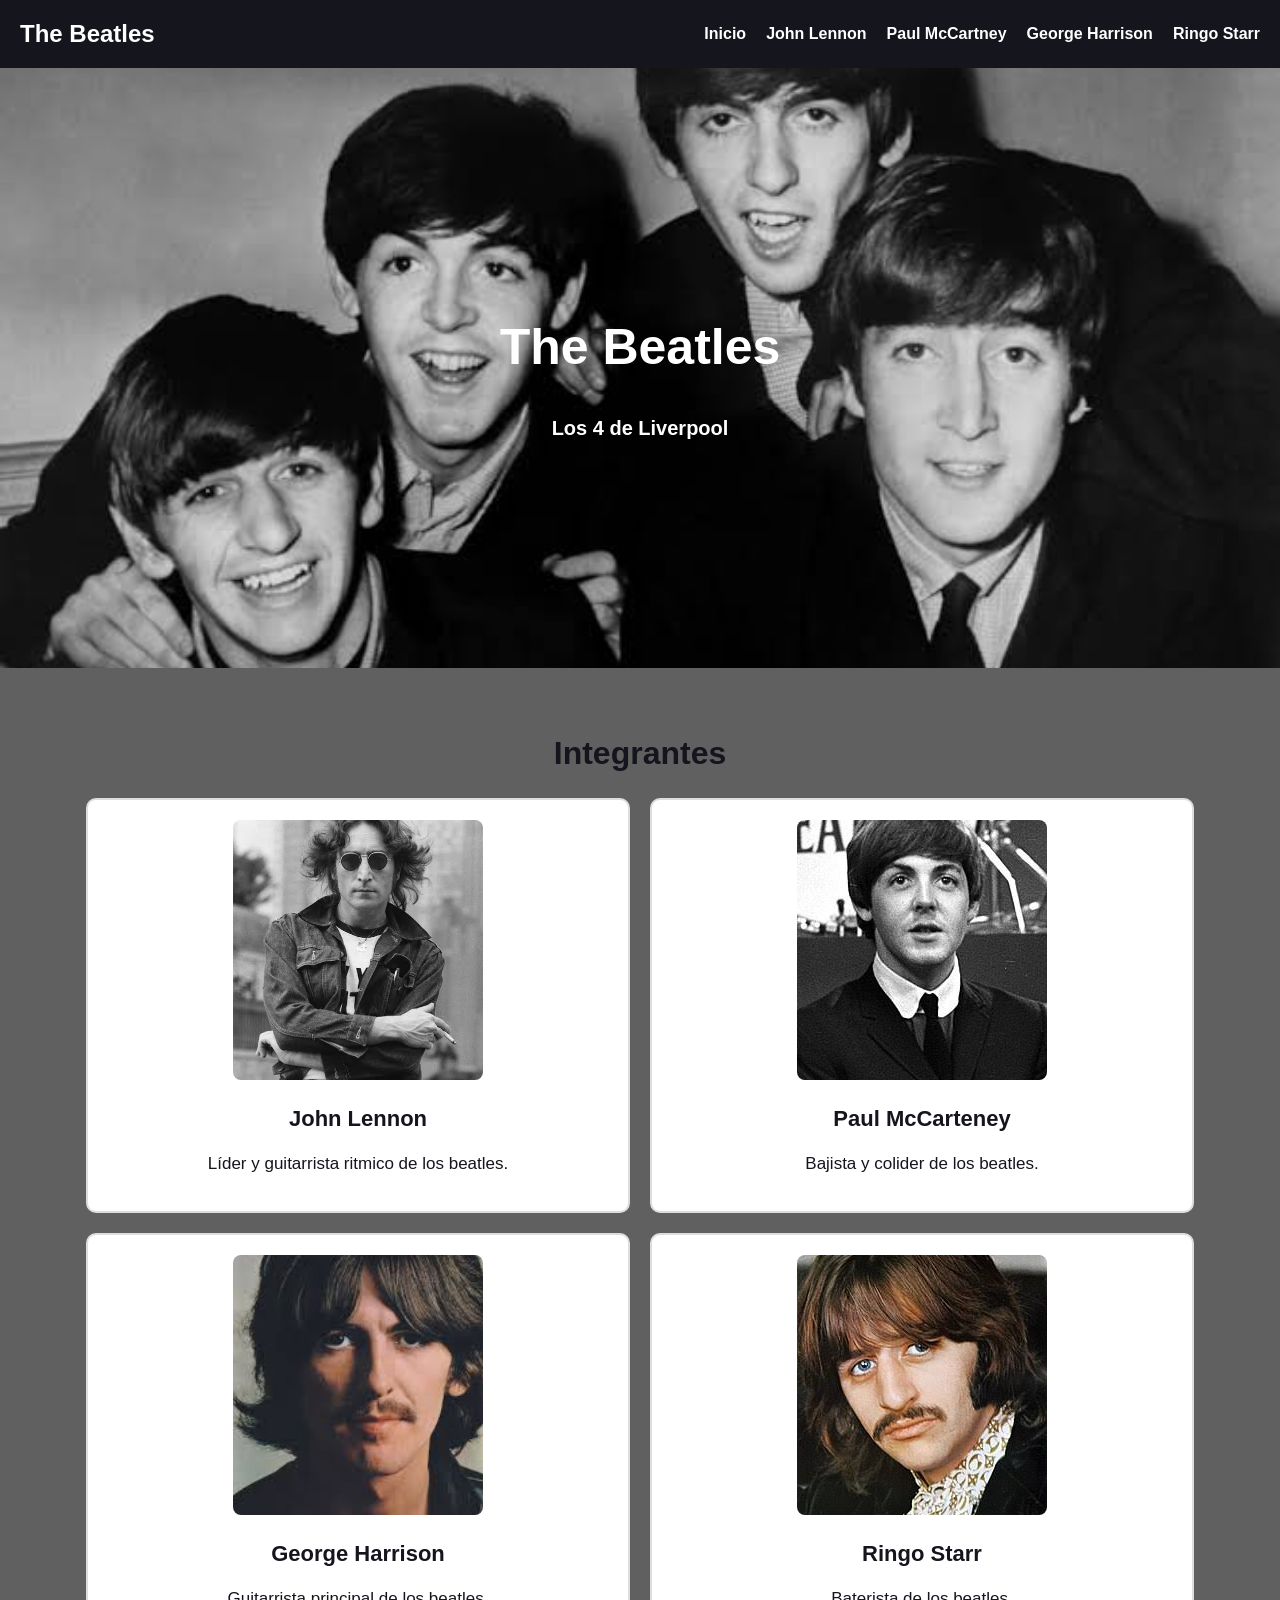
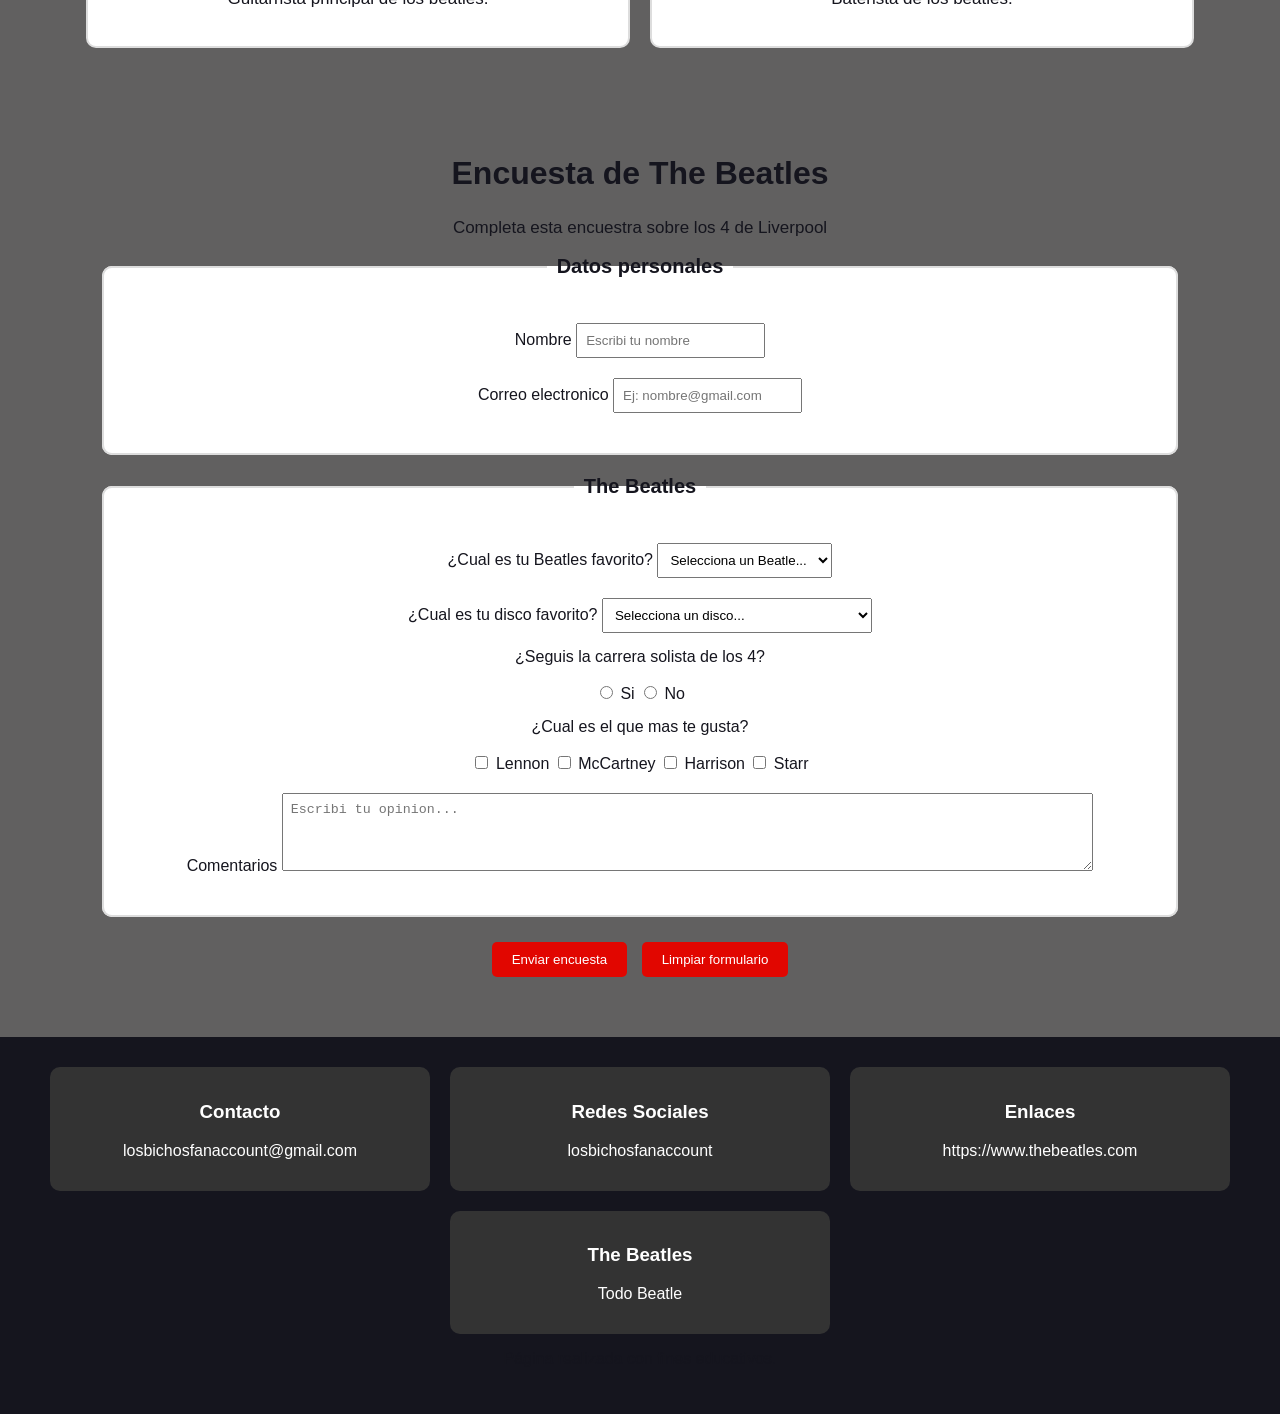
<file: index.html>
<!DOCTYPE html>
<html lang="es">
<head>
    <meta charset="UTF-8">
    <meta name="viewport" content="width=device-width, initial-scale=1.0">
    <title>The beatles</title>
    <link rel="stylesheet" href="styles.css">
</head>
<body>
    <header>

        <div class="logo"> The Beatles</div>

        <nav>
            <a href="index.html">Inicio</a>
            <a href="JohnLennon.html">John Lennon</a>
            <a href="Paul.McCartney.html">Paul McCartney</a>
            <a href="George.Harrison.html">George Harrison</a>
            <a href="Ringo.Starr.html">Ringo Starr</a>

        </nav>

    </header>

    <main>

    <section class="banner inicio">

    <div class="texto">
        <h1>The Beatles</h1>
        <p>
            Los 4 de Liverpool
        </p>
    </div>

    </section>

        <section class="contenido">

            <h2>Integrantes</h2>

            <div class="cajitas">

        <div class="caja">
             <img src="img/JL.jfif" alt="John Lennon">

            <h3>John Lennon</h3>

            <p>
             Líder y guitarrista ritmico de los beatles.
            </p>
         </div>

         <div class="caja">
        <img src="img/PM.jfif" alt="Paul McCartney">

         <h3>Paul McCarteney</h3>

        <p>
            Bajista y colider de los beatles.
        </p>
        </div>

        <div class="caja">
        <img src="img/GH.jfif" alt="George Harrison">

        <h3>George Harrison</h3>

         <p>
         Guitarrista principal de los beatles.
         </p>
        </div>
        <div class="caja">
             <img src="img/RS.jfif" alt="Ringo Starr">

            <h3>Ringo Starr</h3>

            <p>
             Baterista de los beatles.
            </p>
         </div>
            </div>

        </section>

    <section class="formulario">

    <h2>Encuesta de The Beatles</h2>
    <p>Completa esta encuestra sobre los 4 de Liverpool</p>

    <form action="#" method="POST">

        <fieldset>
            <legend>Datos personales</legend>

            <div>
                <label for="nombre">Nombre</label>
                <input type="text" id="nombre" name="nombre" placeholder="Escribi tu nombre" required>
            </div>

            <div>
                <label for="email">Correo electronico</label>
                <input type="email" id="email" name="email" placeholder="Ej: nombre@gmail.com" required>
            </div>
        </fieldset>

        <fieldset>
            <legend>The Beatles</legend>

            <div>
                <label for="miembro">¿Cual es tu Beatles favorito?</label>

                <select id="miembro" name="miembro">
                    <option value="">Selecciona un Beatle...</option>
                    <option value="lennon">John Lennon</option>
                    <option value="mccartney">Paul McCartney</option>
                    <option value="harrison">George Harrison</option>
                    <option value="starr">Ringo Starr</option>
                </select>
            </div>

            <div>
                <label for="equipo">¿Cual es tu disco favorito?</label>

                <select id="equipo" name="equipo">
                    <option value="">Selecciona un disco...</option>
                    <option value="ppm">Please Please me</option>
                    <option value="wtb">With The Beatles</option>
                    <option value="ahdn">A hard days night</option>
                    <option value="bfs">Beatles For Sale</option>
                    <option value="help">Help</option>
                    <option value="rs">Rubber Soul</option>
                    <option value="revolver">Revolver</option>
                    <option value="sgt">Sgt. Pepper's Lonely Hearts Club Band</option>
                    <option value="mmt">Magical Mistery Tour</option>
                    <option value="wa">White Album</option>
                    <option value="ar">Abbey Road</option>
                    <option value="lib">Let it Be</option>
                </select>
            </div>

            <div>
                <label>¿Seguis la carrera solista de los 4?</label>

                <div>
                    <label>
                        <input type="radio" name="gusta" value="si">
                        Si
                    </label>

                    <label>
                        <input type="radio" name="gusta" value="no">
                        No
                    </label>
                </div>
            </div>

            <div>
                <label>¿Cual es el que mas te gusta?</label>

                <div>
                    <label>
                        <input type="checkbox" name="intereses" value="John Lennon">
                        Lennon
                    </label>

                    <label>
                        <input type="checkbox" name="intereses" value="Paul McCartney">
                        McCartney
                    </label>

                    <label>
                        <input type="checkbox" name="intereses" value="George Harrison">
                        Harrison
                    </label>

                    <label>
                        <input type="checkbox" name="intereses" value="Ringo Starr">
                        Starr
                    </label>
                </div>
            </div>

            <div>
                <label for="comentarios">Comentarios</label>

                <textarea id="comentarios" name="comentarios" rows="4" placeholder="Escribi tu opinion..."></textarea>
            </div>

        </fieldset>

        <div>
            <button type="submit">Enviar encuesta</button>
            <button type="reset">Limpiar formulario</button>
        </div>

    </form>

    </section>

    </main>




    <footer>

    <div class="cajitas-footer">

        <div class="caja-footer">
                <h3>Contacto</h3>
                <p>losbichosfanaccount@gmail.com</p>
            </div>

            <div class="caja-footer">
                <h3>Redes Sociales</h3>
                <p>losbichosfanaccount</p>
            </div>

            <div class="caja-footer">
                <h3>Enlaces</h3>
                <p>https://www.thebeatles.com</p>
            </div>

            <div class="caja-footer">
                <h3>The Beatles</h3>
                <p>Todo Beatle</p>
            </div>

    </div>

    <p>Página realizada con fines educativos.</p>

</footer>




</body>
</html>
</file>
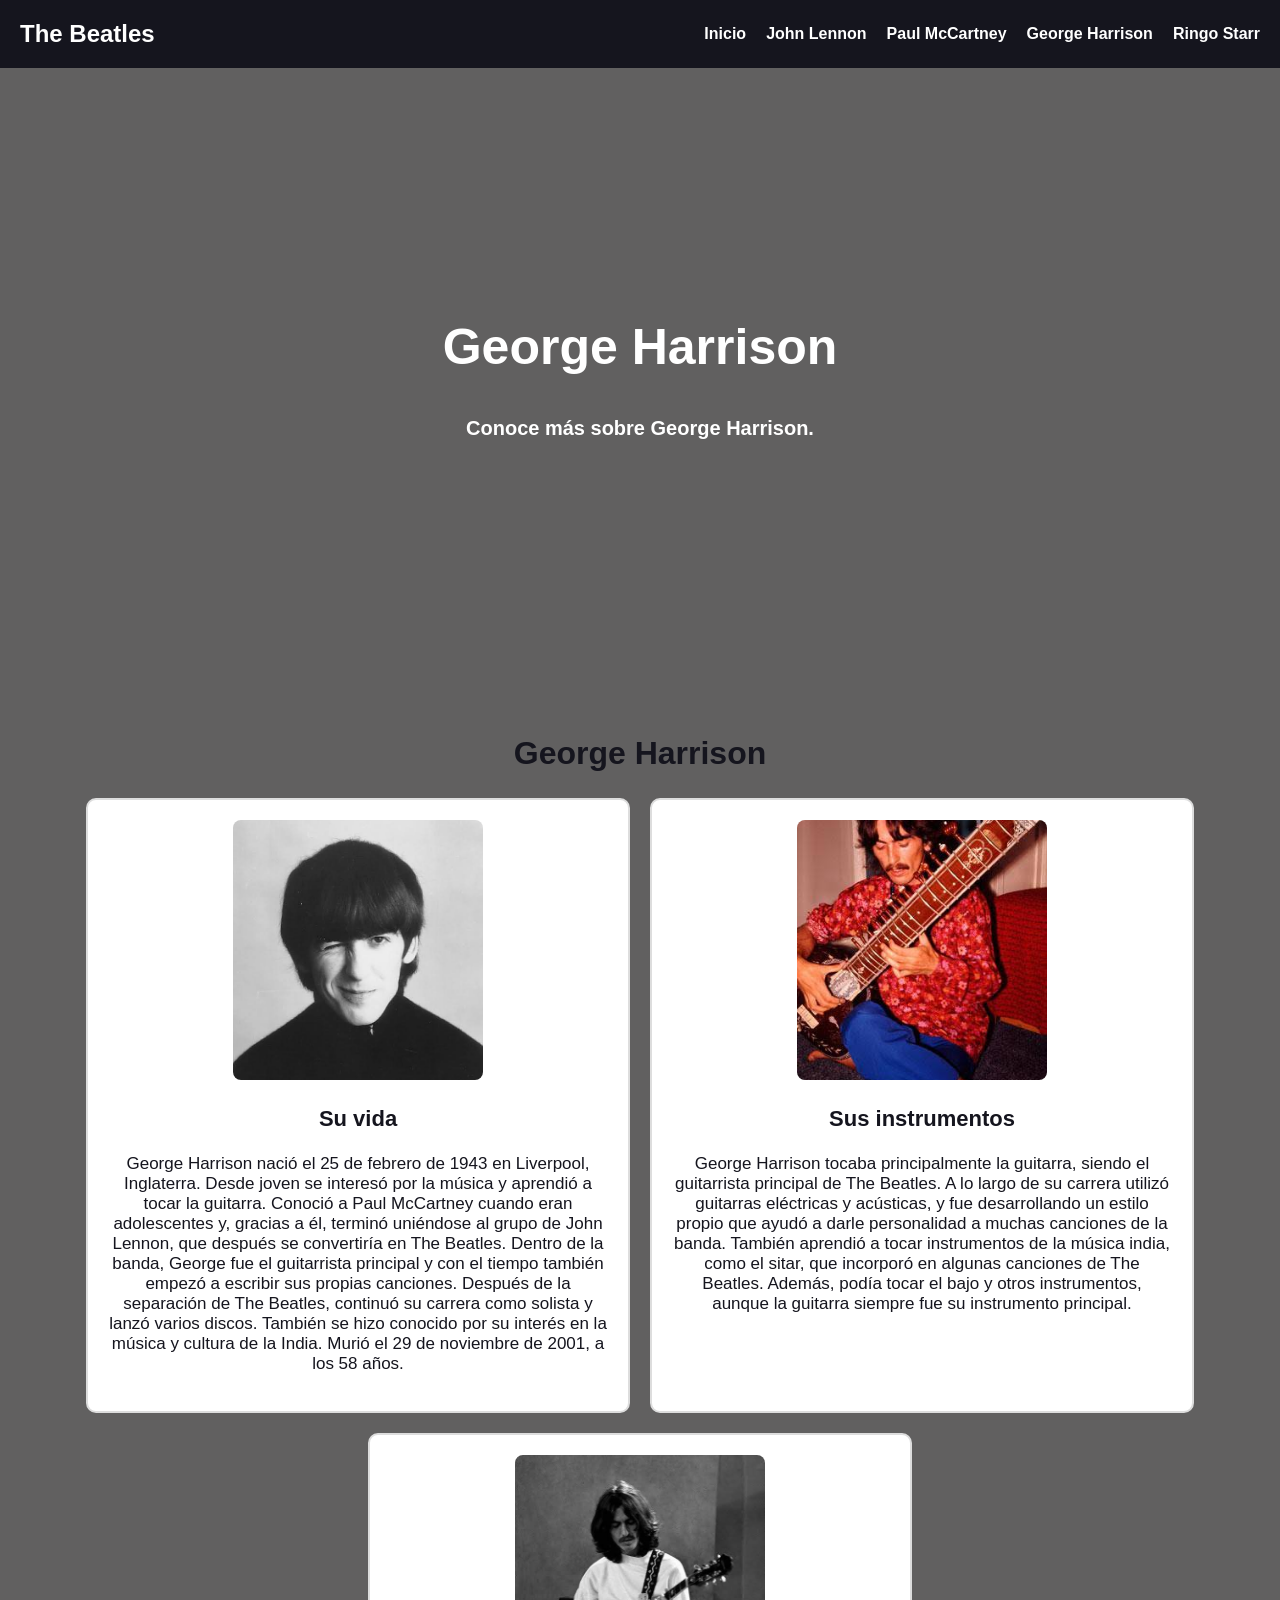
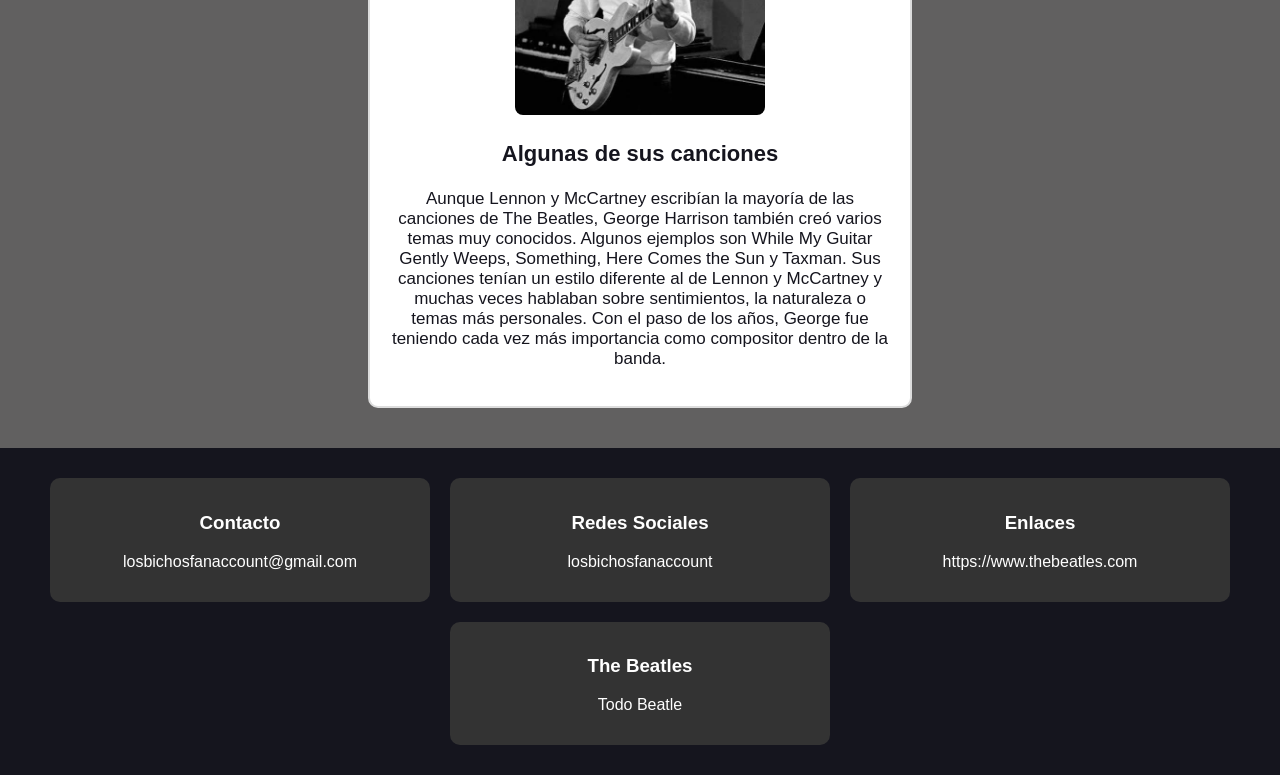
<file: George.Harrison.html>
<!DOCTYPE html>
<html lang="es">
<head>
    <meta charset="UTF-8">
    <meta name="viewport" content="width=device-width, initial-scale=1.0">
    <title>The Beatles - George Harrison</title>
    <link rel="stylesheet" href="styles.css">
</head>

<body>

    <header>

        <div class="logo">The Beatles</div>

        <nav>
            <a href="index.html">Inicio</a>
            <a href="JohnLennon.html">John Lennon</a>
            <a href="Paul.McCartney.html">Paul McCartney</a>
            <a href="George.Harrison.html">George Harrison</a>
            <a href="Ringo.Starr.html">Ringo Starr</a>
        </nav>

    </header>

    <main>

        <section class="banner Harrison">

            <div class="texto">
                <h1>George Harrison</h1>
                <p>
                    Conoce más sobre George Harrison.
                </p>
            </div>

        </section>

        <section class="contenido">

            <h2>George Harrison</h2>

            <div class="cajitas">

                <div class="caja">

                    <img src="img/harrison.jfif" alt="harrison">

                    <h3>Su vida</h3>

                    <p>
                        George Harrison nació el 25 de febrero de 1943 en Liverpool, Inglaterra. Desde joven se interesó por la música y aprendió a tocar la guitarra. Conoció a Paul McCartney cuando eran adolescentes y, gracias a él, terminó uniéndose al grupo de John Lennon, que después se convertiría en The Beatles.

Dentro de la banda, George fue el guitarrista principal y con el tiempo también empezó a escribir sus propias canciones. Después de la separación de The Beatles, continuó su carrera como solista y lanzó varios discos. También se hizo conocido por su interés en la música y cultura de la India. Murió el 29 de noviembre de 2001, a los 58 años.
                    </p>

                </div>

                <div class="caja">

                    <img src="img/gh sitar.jfif" alt="musica">

                    <h3>Sus instrumentos</h3>

                    <p>
                        George Harrison tocaba principalmente la guitarra, siendo el guitarrista principal de The Beatles. A lo largo de su carrera utilizó guitarras eléctricas y acústicas, y fue desarrollando un estilo propio que ayudó a darle personalidad a muchas canciones de la banda.

También aprendió a tocar instrumentos de la música india, como el sitar, que incorporó en algunas canciones de The Beatles. Además, podía tocar el bajo y otros instrumentos, aunque la guitarra siempre fue su instrumento principal.
                    </p>

                </div>

                <div class="caja">

                    <img src="img/gh studio.jfif" alt="canciones">

                    <h3>Algunas de sus canciones</h3>

                    <p>
                        Aunque Lennon y McCartney escribían la mayoría de las canciones de The Beatles, George Harrison también creó varios temas muy conocidos. Algunos ejemplos son While My Guitar Gently Weeps, Something, Here Comes the Sun y Taxman.

Sus canciones tenían un estilo diferente al de Lennon y McCartney y muchas veces hablaban sobre sentimientos, la naturaleza o temas más personales. Con el paso de los años, George fue teniendo cada vez más importancia como compositor dentro de la banda.
                    </p>

                </div>

            </div>

        </section>

    </main>

    <footer>

        <div class="cajitas-footer">

          <div class="caja-footer">
                <h3>Contacto</h3>
                <p>losbichosfanaccount@gmail.com</p>
            </div>

            <div class="caja-footer">
                <h3>Redes Sociales</h3>
                <p>losbichosfanaccount</p>
            </div>

            <div class="caja-footer">
                <h3>Enlaces</h3>
                <p>https://www.thebeatles.com</p>
            </div>

            <div class="caja-footer">
                <h3>The Beatles</h3>
                <p>Todo Beatle</p>
            </div>

        </div>

    </footer>

</body>
</html>
</file>
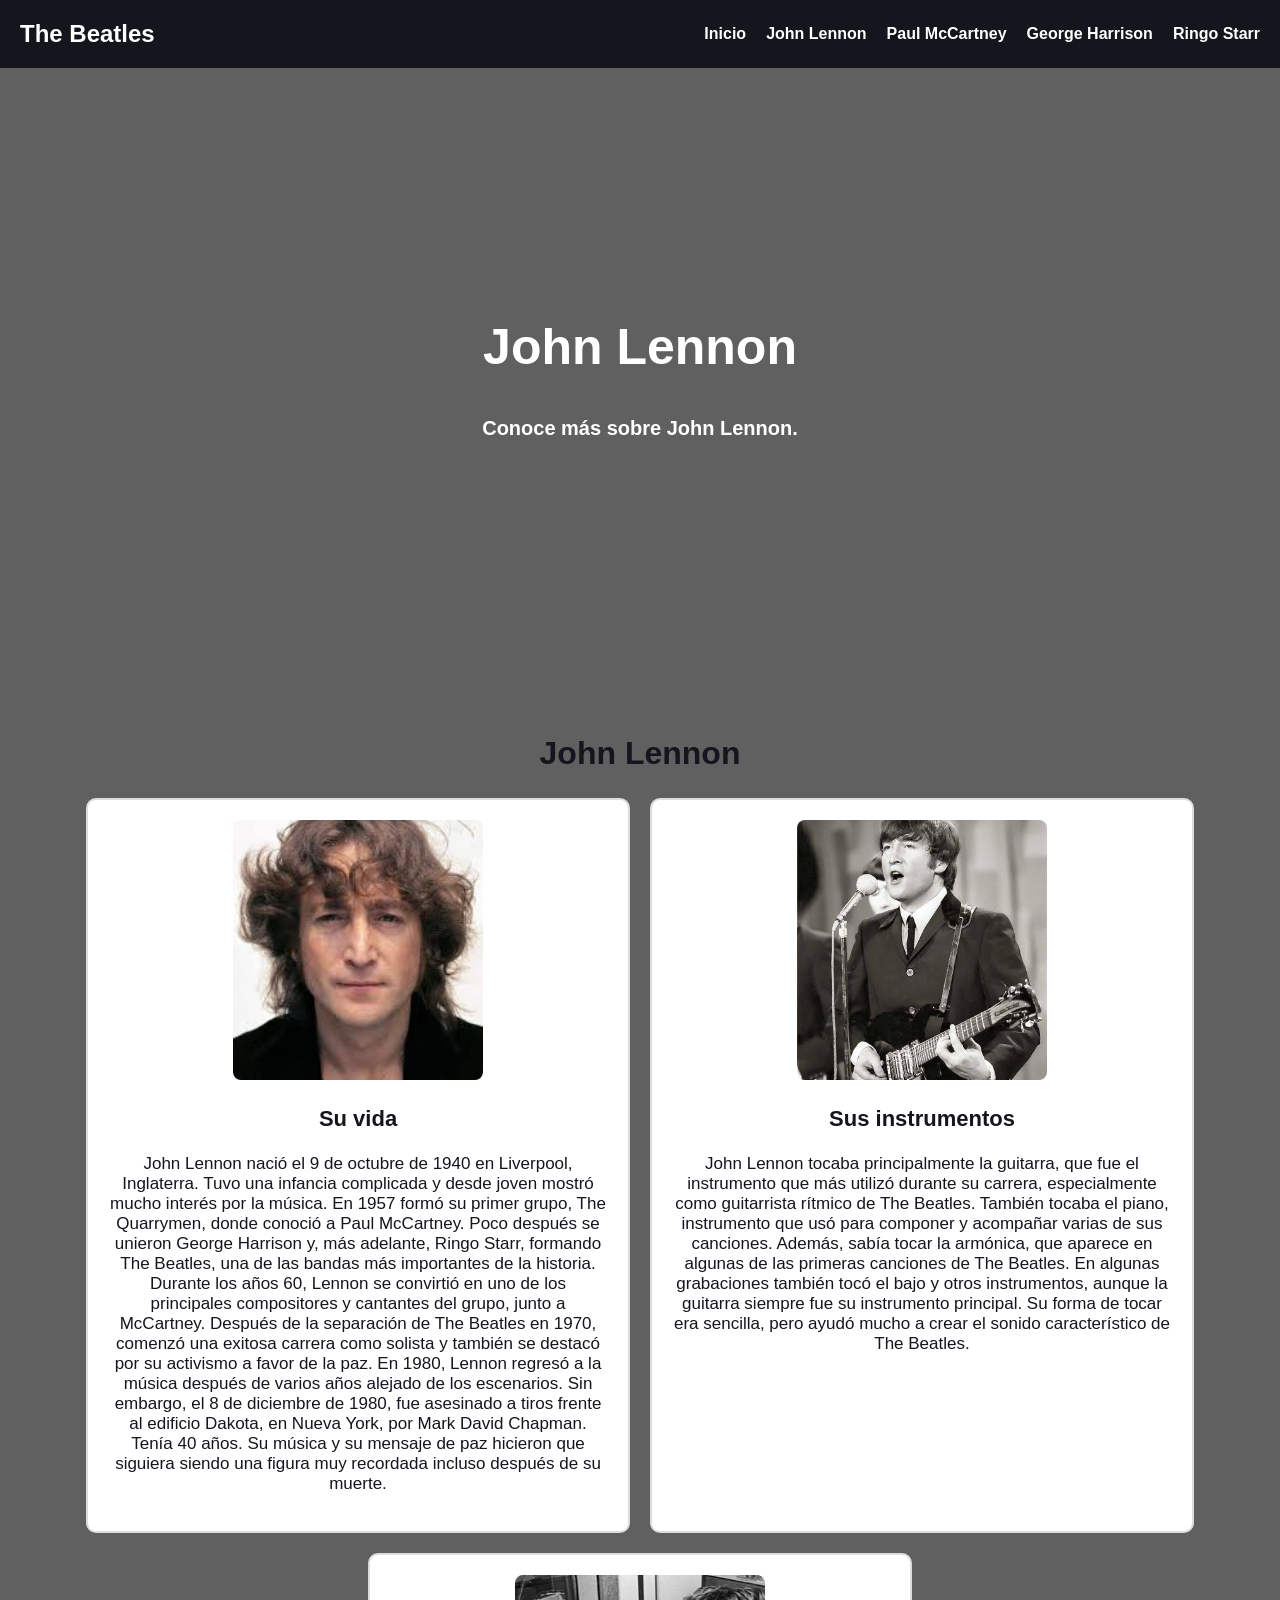
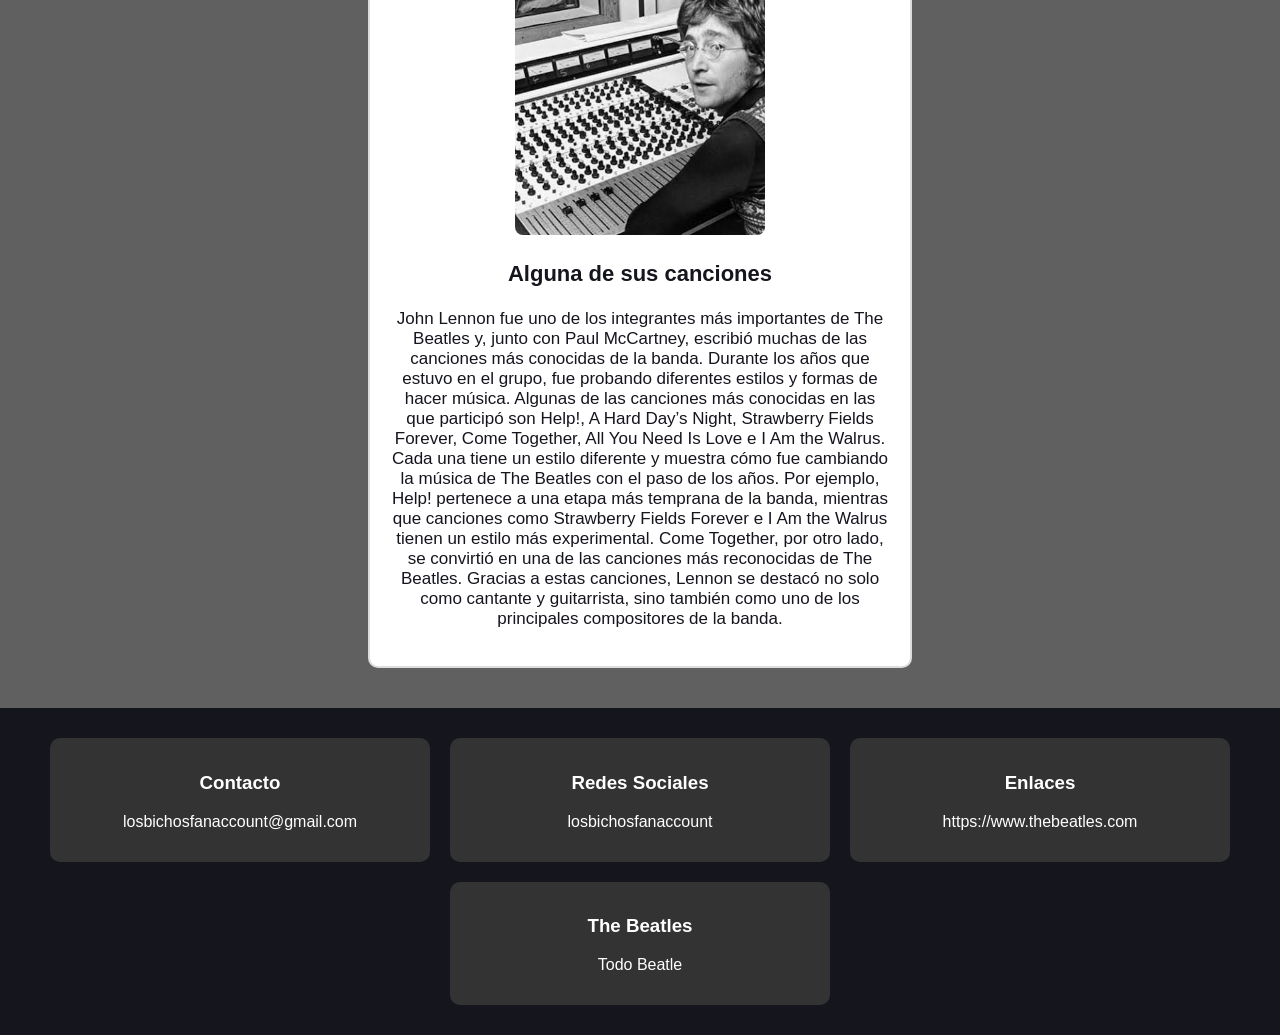
<file: JohnLennon.html>
<!DOCTYPE html>
<html lang="es">
<head>
    <meta charset="UTF-8">
    <meta name="viewport" content="width=device-width, initial-scale=1.0">
    <title>The Beatles - John Lennon</title>
    <link rel="stylesheet" href="styles.css">
</head>

<body>

    <header>

        <div class="logo">The Beatles</div>

        <nav>
            <a href="index.html">Inicio</a>
            <a href="JohnLennon.html">John Lennon</a>
            <a href="Paul.McCartney.html">Paul McCartney</a>
            <a href="George.Harrison.html">George Harrison</a>
            <a href="Ringo.Starr.html">Ringo Starr</a>
        </nav>

    </header>

    <main>

        <section class="banner Lennon">

            <div class="texto">
                <h1>John Lennon</h1>
                <p>
                    Conoce más sobre John Lennon.
                </p>
            </div>

        </section>

        <section class="contenido">

            <h2>John Lennon</h2>

            <div class="cajitas">

                <div class="caja">

                    <img src="img/john lennon.jfif" alt="JohnLennon">

                    <h3>Su vida</h3>

                    <p>
                        John Lennon nació el 9 de octubre de 1940 en Liverpool, Inglaterra. Tuvo una infancia complicada y desde joven mostró mucho interés por la música. En 1957 formó su primer grupo, The Quarrymen, donde conoció a Paul McCartney. Poco después se unieron George Harrison y, más adelante, Ringo Starr, formando The Beatles, una de las bandas más importantes de la historia.

Durante los años 60, Lennon se convirtió en uno de los principales compositores y cantantes del grupo, junto a McCartney. Después de la separación de The Beatles en 1970, comenzó una exitosa carrera como solista y también se destacó por su activismo a favor de la paz.

En 1980, Lennon regresó a la música después de varios años alejado de los escenarios. Sin embargo, el 8 de diciembre de 1980, fue asesinado a tiros frente al edificio Dakota, en Nueva York, por Mark David Chapman. Tenía 40 años. Su música y su mensaje de paz hicieron que siguiera siendo una figura muy recordada incluso después de su muerte.
                    </p>

                </div>

                <div class="caja">

                    <img src="img/jl tocando.jfif" alt="musica">

                    <h3>Sus instrumentos</h3>

                    <p>
                        John Lennon tocaba principalmente la guitarra, que fue el instrumento que más utilizó durante su carrera, especialmente como guitarrista rítmico de The Beatles. También tocaba el piano, instrumento que usó para componer y acompañar varias de sus canciones. Además, sabía tocar la armónica, que aparece en algunas de las primeras canciones de The Beatles. En algunas grabaciones también tocó el bajo y otros instrumentos, aunque la guitarra siempre fue su instrumento principal. Su forma de tocar era sencilla, pero ayudó mucho a crear el sonido característico de The Beatles.
                    </p>

                </div>

                <div class="caja">

                    <img src="img/jl studio.jfif" alt="Canciones">

                    <h3>Alguna de sus canciones</h3>

                    <p>
                        John Lennon fue uno de los integrantes más importantes de The Beatles y, junto con Paul McCartney, escribió muchas de las canciones más conocidas de la banda. Durante los años que estuvo en el grupo, fue probando diferentes estilos y formas de hacer música.

Algunas de las canciones más conocidas en las que participó son Help!, A Hard Day’s Night, Strawberry Fields Forever, Come Together, All You Need Is Love e I Am the Walrus. Cada una tiene un estilo diferente y muestra cómo fue cambiando la música de The Beatles con el paso de los años.

Por ejemplo, Help! pertenece a una etapa más temprana de la banda, mientras que canciones como Strawberry Fields Forever e I Am the Walrus tienen un estilo más experimental. Come Together, por otro lado, se convirtió en una de las canciones más reconocidas de The Beatles.

Gracias a estas canciones, Lennon se destacó no solo como cantante y guitarrista, sino también como uno de los principales compositores de la banda.
                    </p>

                </div>

            </div>

        </section>

    </main>

    <footer>

        <div class="cajitas-footer">

            <div class="caja-footer">
                <h3>Contacto</h3>
                <p>losbichosfanaccount@gmail.com</p>
            </div>

            <div class="caja-footer">
                <h3>Redes Sociales</h3>
                <p>losbichosfanaccount</p>
            </div>

            <div class="caja-footer">
                <h3>Enlaces</h3>
                <p>https://www.thebeatles.com</p>
            </div>

            <div class="caja-footer">
                <h3>The Beatles</h3>
                <p>Todo Beatle</p>
            </div>

        </div>



    </footer>

</body>
</html>
</file>
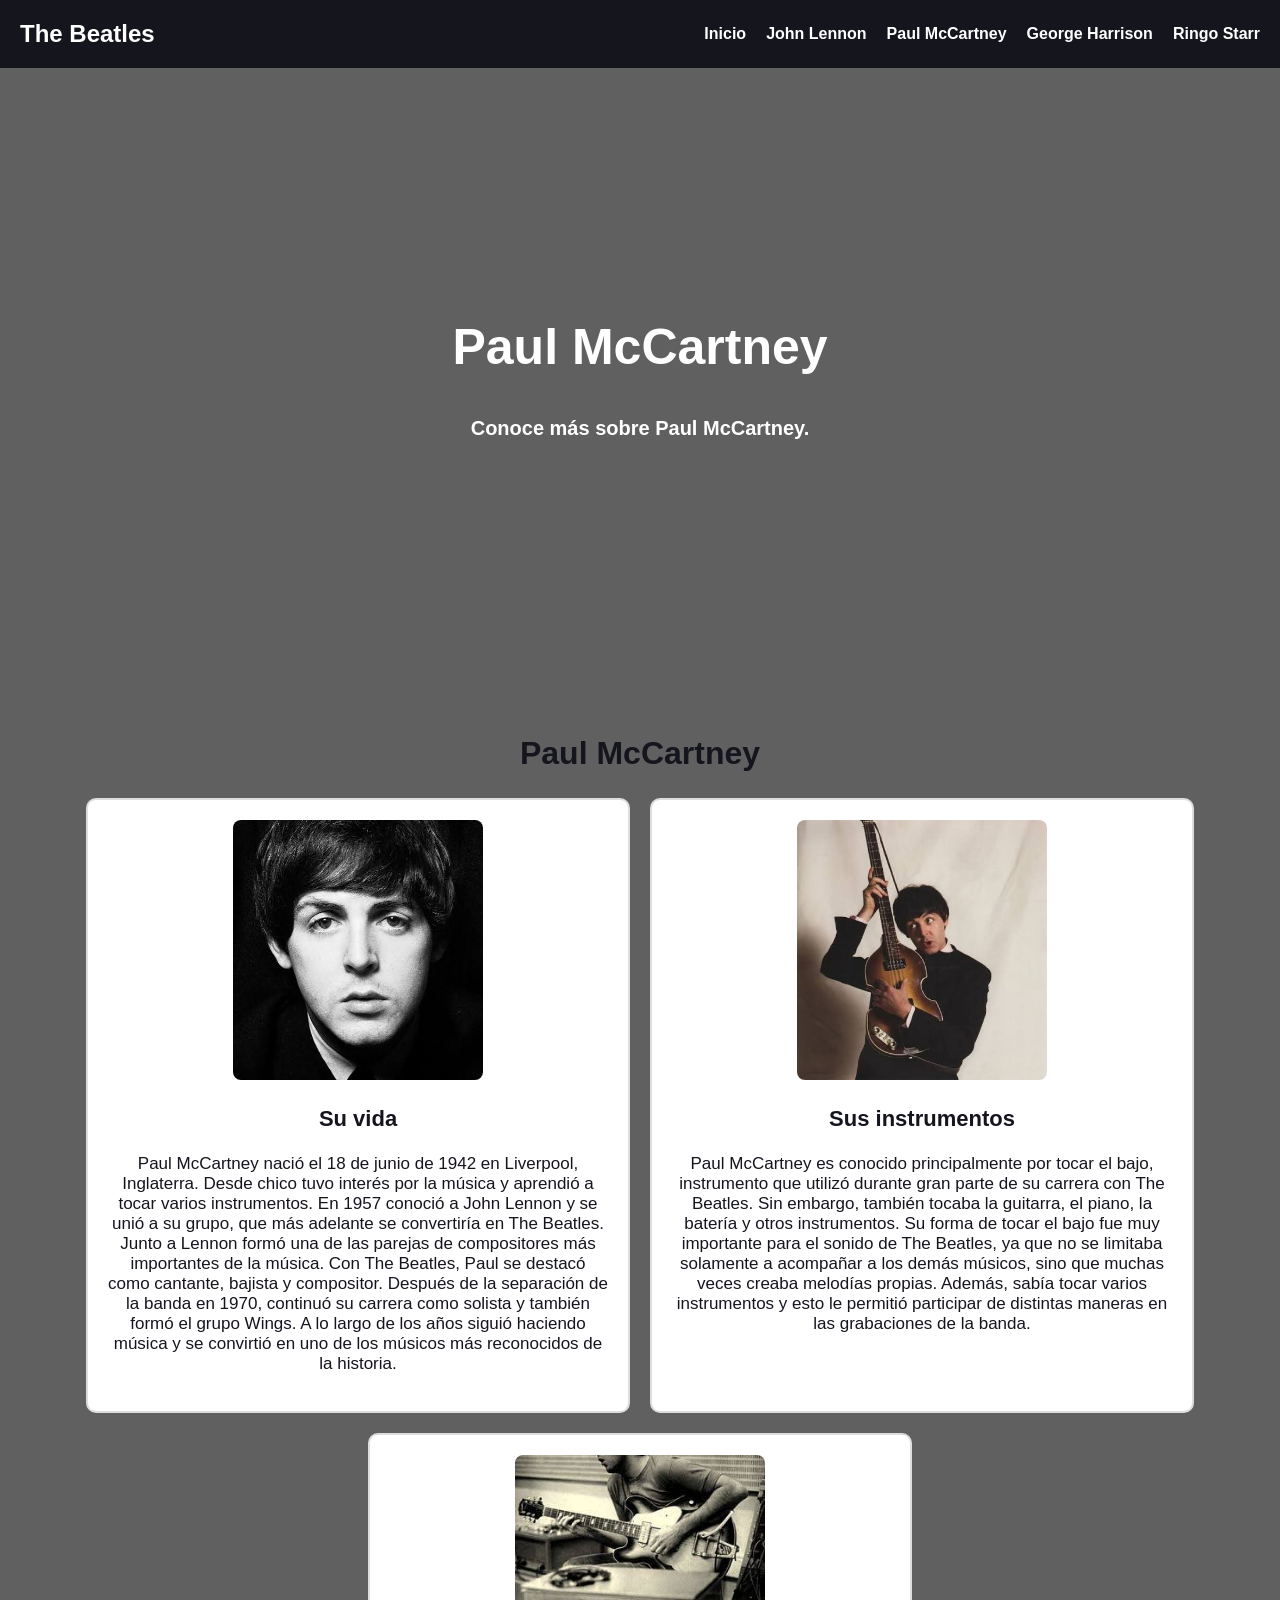
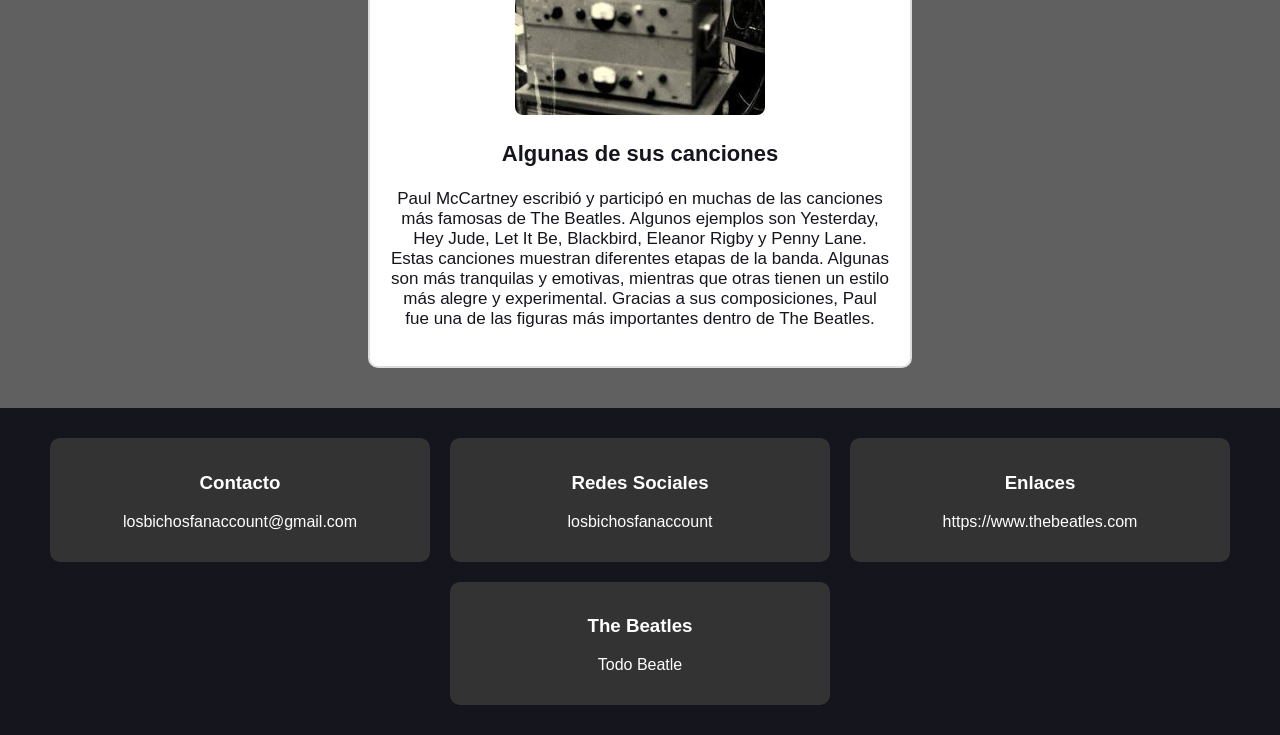
<file: Paul.McCartney.html>
<!DOCTYPE html>
<html lang="es">
<head>
    <meta charset="UTF-8">
    <meta name="viewport" content="width=device-width, initial-scale=1.0">
    <title>The Beatles - Paul McCartney</title>
    <link rel="stylesheet" href="styles.css">
</head>

<body>

    <header>

        <div class="logo">The Beatles</div>

        <nav>
            <a href="index.html">Inicio</a>
            <a href="JohnLennon.html">John Lennon</a>
            <a href="Paul.McCartney.html">Paul McCartney</a>
            <a href="George.Harrison.html">George Harrison</a>
            <a href="Ringo.Starr.html">Ringo Starr</a>
    
    </header>

    <main>

        <section class="banner McCartney">

            <div class="texto">
                <h1>Paul McCartney</h1>
                <p>
                    Conoce más sobre Paul McCartney.
                </p>
            </div>

        </section>

        <section class="contenido">

            <h2>Paul McCartney</h2>

             <div class="cajitas">

                <div class="caja">

                    <img src="img/paul mccartney.jfif" alt="JohnLennon">

                    <h3>Su vida</h3>

                    <p>
                        Paul McCartney nació el 18 de junio de 1942 en Liverpool, Inglaterra. Desde chico tuvo interés por la música y aprendió a tocar varios instrumentos. En 1957 conoció a John Lennon y se unió a su grupo, que más adelante se convertiría en The Beatles. Junto a Lennon formó una de las parejas de compositores más importantes de la música.

Con The Beatles, Paul se destacó como cantante, bajista y compositor. Después de la separación de la banda en 1970, continuó su carrera como solista y también formó el grupo Wings. A lo largo de los años siguió haciendo música y se convirtió en uno de los músicos más reconocidos de la historia.
                    </p>

                </div>

                <div class="caja">

                    <img src="img/pm tocando.jfif" alt="musica">

                    <h3>Sus instrumentos</h3>

                    <p>
                       Paul McCartney es conocido principalmente por tocar el bajo, instrumento que utilizó durante gran parte de su carrera con The Beatles. Sin embargo, también tocaba la guitarra, el piano, la batería y otros instrumentos.

Su forma de tocar el bajo fue muy importante para el sonido de The Beatles, ya que no se limitaba solamente a acompañar a los demás músicos, sino que muchas veces creaba melodías propias. Además, sabía tocar varios instrumentos y esto le permitió participar de distintas maneras en las grabaciones de la banda.
                    </p>

                </div>

                <div class="caja">

                    <img src="img/pm studio.jfif" alt="Canciones">

                    <h3>Algunas de sus canciones</h3>

                    <p>
                        Paul McCartney escribió y participó en muchas de las canciones más famosas de The Beatles. Algunos ejemplos son Yesterday, Hey Jude, Let It Be, Blackbird, Eleanor Rigby y Penny Lane.

Estas canciones muestran diferentes etapas de la banda. Algunas son más tranquilas y emotivas, mientras que otras tienen un estilo más alegre y experimental. Gracias a sus composiciones, Paul fue una de las figuras más importantes dentro de The Beatles.
                    </p>

                </div>

            </div>


        </section>

    </main>

    <footer>

        <div class="cajitas-footer">

            <div class="caja-footer">
                <h3>Contacto</h3>
                <p>losbichosfanaccount@gmail.com</p>
            </div>

            <div class="caja-footer">
                <h3>Redes Sociales</h3>
                <p>losbichosfanaccount</p>
            </div>

            <div class="caja-footer">
                <h3>Enlaces</h3>
                <p>https://www.thebeatles.com</p>
            </div>

            <div class="caja-footer">
                <h3>The Beatles</h3>
                <p>Todo Beatle</p>
            </div>

        </div>

    </footer>

</body>
</html>
</file>
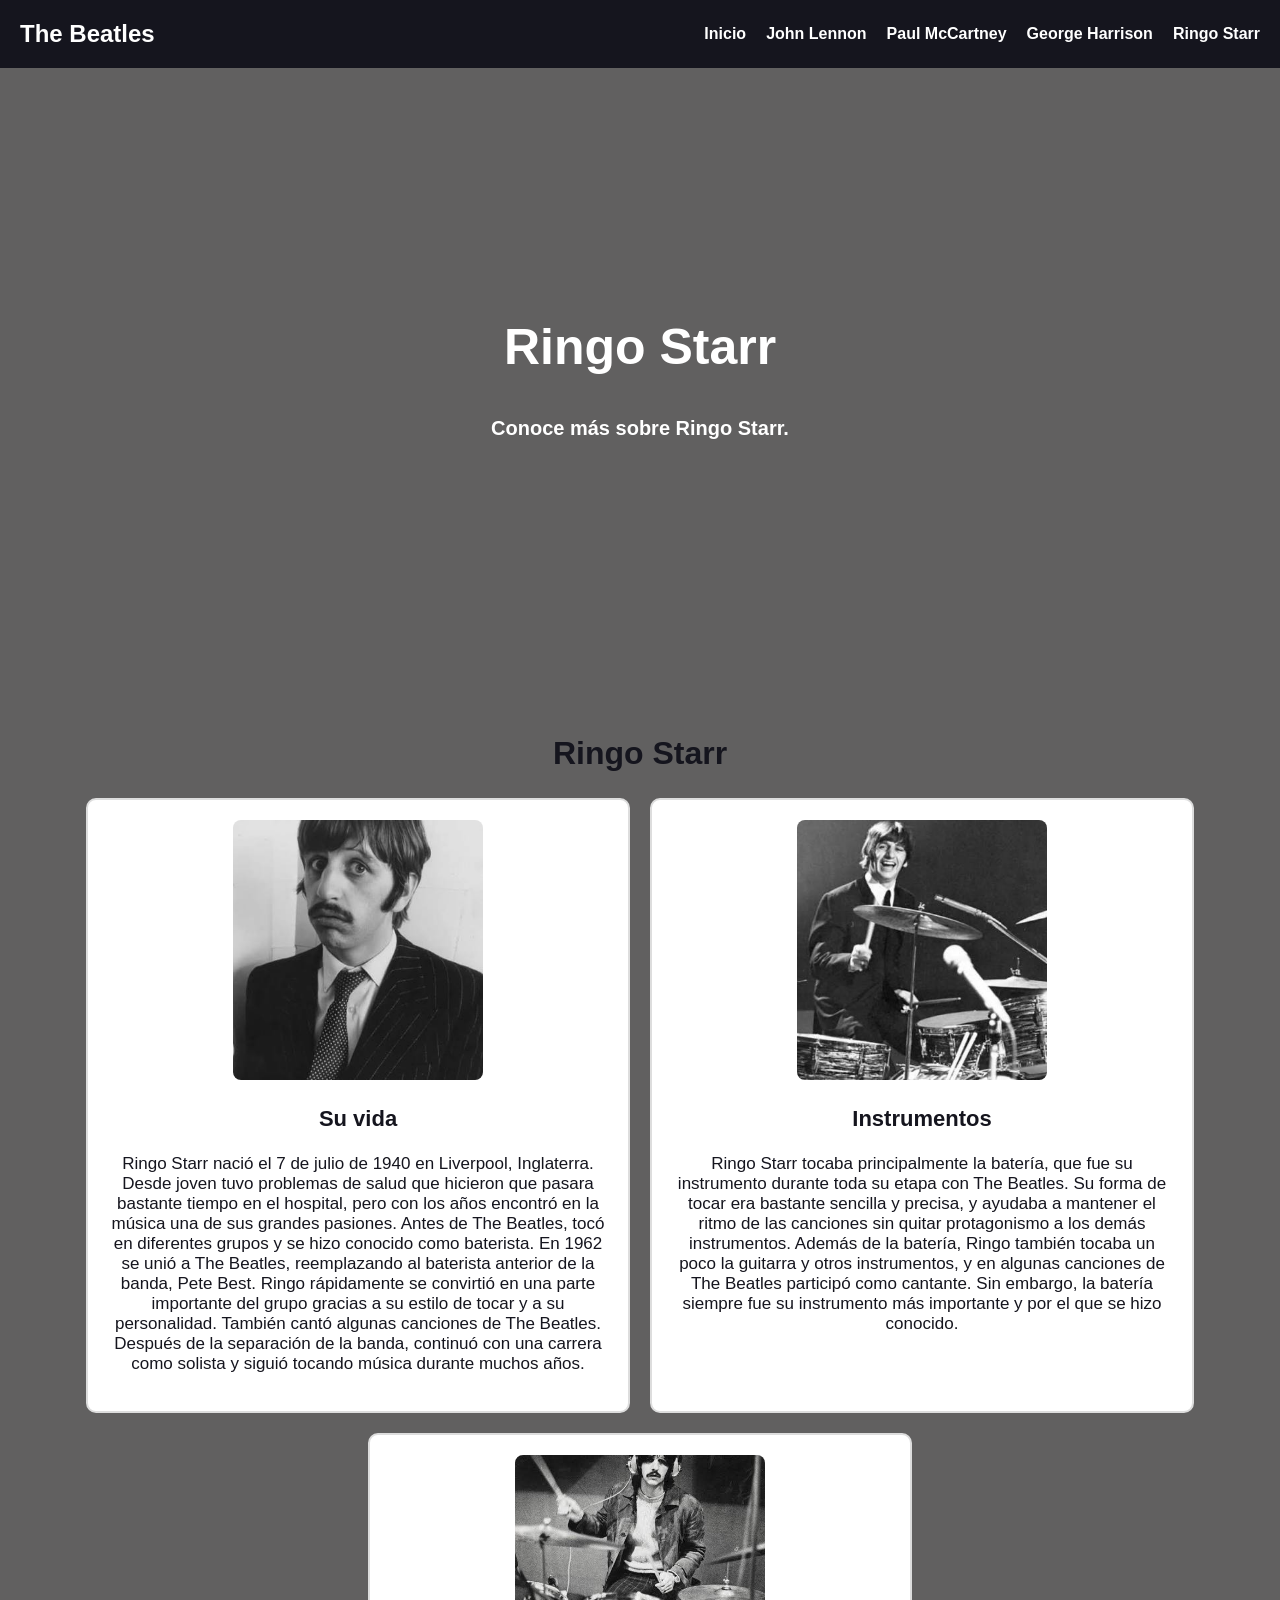
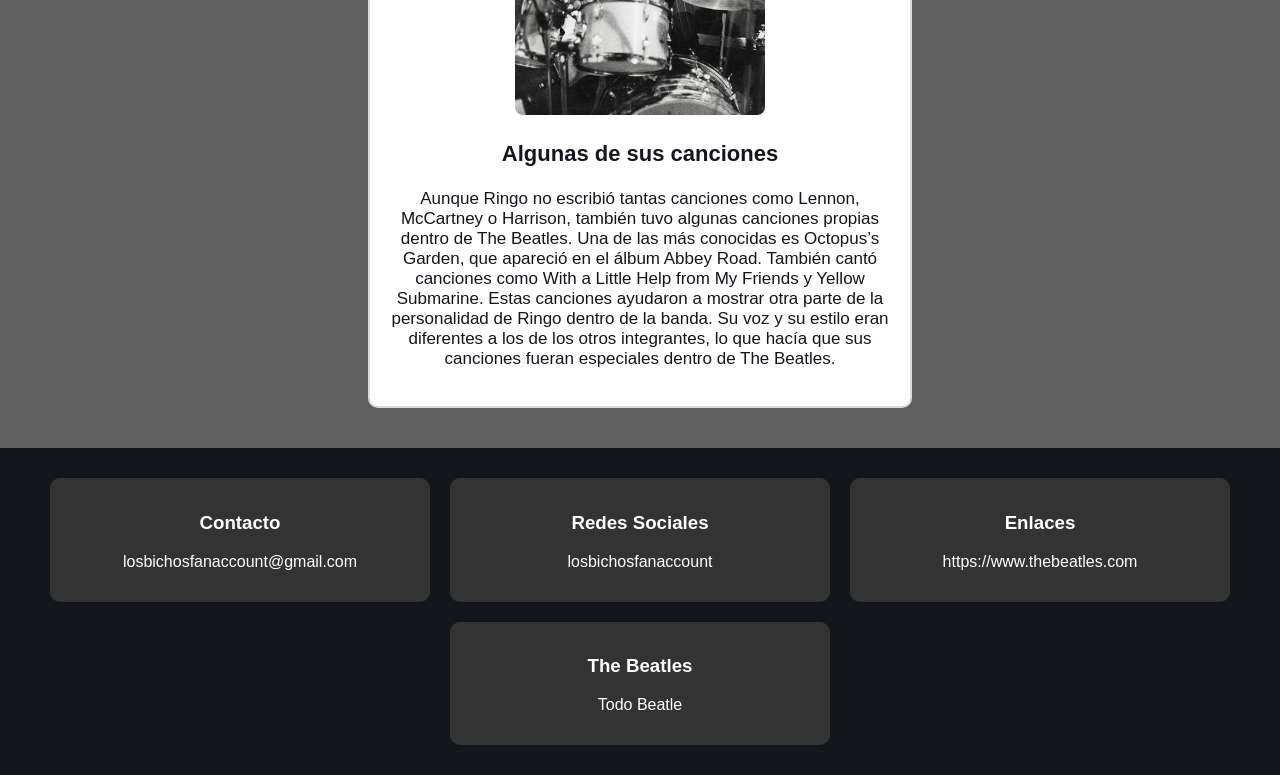
<file: Ringo.Starr.html>
<!DOCTYPE html>
<html lang="es">
<head>
    <meta charset="UTF-8">
    <meta name="viewport" content="width=device-width, initial-scale=1.0">
    <title>The Beatles - Ringo Starr</title>
    <link rel="stylesheet" href="styles.css">
</head>

<body>

    <header>

        <div class="logo">The Beatles</div>

        <nav>
            <a href="index.html">Inicio</a>
            <a href="JohnLennon.html">John Lennon</a>
            <a href="Paul.McCartney.html">Paul McCartney</a>
            <a href="George.Harrison.html">George Harrison</a>
            <a href="Ringo.Starr.html">Ringo Starr</a>
        </nav>

    </header>

    <main>

        <section class="banner circuitos">

            <div class="texto">
                <h1>Ringo Starr</h1>
                <p>
                    Conoce más sobre Ringo Starr.
                </p>
            </div>

        </section>

        <section class="contenido">

            <h2>Ringo Starr</h2>

            <div class="cajitas">

                <div class="caja">

                    <img src="img/ringo.jfif" alt="RingoStarr">

                    <h3>Su vida</h3>

                    <p>
                        Ringo Starr nació el 7 de julio de 1940 en Liverpool, Inglaterra. Desde joven tuvo problemas de salud que hicieron que pasara bastante tiempo en el hospital, pero con los años encontró en la música una de sus grandes pasiones. Antes de The Beatles, tocó en diferentes grupos y se hizo conocido como baterista.

En 1962 se unió a The Beatles, reemplazando al baterista anterior de la banda, Pete Best. Ringo rápidamente se convirtió en una parte importante del grupo gracias a su estilo de tocar y a su personalidad. También cantó algunas canciones de The Beatles. Después de la separación de la banda, continuó con una carrera como solista y siguió tocando música durante muchos años.
                    </p>

                </div>

                <div class="caja">

                    <img src="img/ringo tocando.jfif" alt="musica">

                    <h3>Instrumentos</h3>

                    <p>
                        Ringo Starr tocaba principalmente la batería, que fue su instrumento durante toda su etapa con The Beatles. Su forma de tocar era bastante sencilla y precisa, y ayudaba a mantener el ritmo de las canciones sin quitar protagonismo a los demás instrumentos.

Además de la batería, Ringo también tocaba un poco la guitarra y otros instrumentos, y en algunas canciones de The Beatles participó como cantante. Sin embargo, la batería siempre fue su instrumento más importante y por el que se hizo conocido.
                    </p>

                </div>

                <div class="caja">

                    <img src="img/ringo studio.jfif" alt="canciones">

                    <h3>Algunas de sus canciones</h3>

                    <p>
                        Aunque Ringo no escribió tantas canciones como Lennon, McCartney o Harrison, también tuvo algunas canciones propias dentro de The Beatles. Una de las más conocidas es Octopus’s Garden, que apareció en el álbum Abbey Road. También cantó canciones como With a Little Help from My Friends y Yellow Submarine.

Estas canciones ayudaron a mostrar otra parte de la personalidad de Ringo dentro de la banda. Su voz y su estilo eran diferentes a los de los otros integrantes, lo que hacía que sus canciones fueran especiales dentro de The Beatles.
                    </p>

                </div>

            </div>

        </section>

    </main>

    <footer>

        <div class="cajitas-footer">

            <div class="caja-footer">
                <h3>Contacto</h3>
                <p>losbichosfanaccount@gmail.com</p>
            </div>

            <div class="caja-footer">
                <h3>Redes Sociales</h3>
                <p>losbichosfanaccount</p>
            </div>

            <div class="caja-footer">
                <h3>Enlaces</h3>
                <p>https://www.thebeatles.com</p>
            </div>

            <div class="caja-footer">
                <h3>The Beatles</h3>
                <p>Todo Beatle</p>
            </div>

        </div>

    </footer>

</body>
</html>
</file>
<file: styles.css>
body {
    margin: 0;
    font-family: Arial, sans-serif;
    background-color: #616060;
    color: #15151E;
}

header {
    background-color: #15151E;
    padding: 20px;
    display: flex;
    justify-content: space-between;
    align-items: center;
}

.logo {
    color: white;
    font-size: 24px;
    font-weight: bold;
}


nav {
    display: flex;
    gap: 20px;
}

nav a {
    color: white;
    text-decoration: none;
    font-weight: bold;
}

nav a:hover {
    color: #E10600;
}

.banner {
    height: 600px;
    background-size: cover;
    background-position: center;
    display: flex;
    justify-content: center;
    align-items: center;
    text-align: center;
    color: white;
}

.inicio {
    background-image: url("img/TB.jfif");
}

.JohnLennon {
    background-image: url("img/JL.jfif");
}

.PaulMcCartney {
    background-image: url("img/banner3.jpg");
}

.GeorgeHarrison {
    background-image: url("img/banner4.jpg");
}

.RingoStarr {
    background-image: url("img/banner4.jpg");
}


.texto {
    width: 50%;
}

.texto h1 {
    font-size: 50px;
    font-weight: bold;
}

.texto p {
    font-size: 20px;
    font-weight: bold;
}

.contenido {
    padding: 40px;
    text-align: center;
}

.contenido h2 {
    font-size: 32px;
    font-weight: bold;
}

.cajitas {
    display: flex;
    justify-content: center;
    gap: 20px;
    flex-wrap: wrap;
}

.caja {
    width: 500px;
    padding: 20px;
    background-color: white;
    border-radius: 10px;
    border: 2px solid #dddddd;
}

.caja h3 {
    font-size: 22px;
    font-weight: bold;
}

.caja p {
    font-size: 17px;
}

.caja img {
    width: 50%;
    height: 260px;
    object-fit: cover;
    border-radius: 8px;
}

.caja:hover {
    border-color: #E10600;
}

footer {
    background-color: #15151E;
    padding: 30px;
    text-align: center;
}

.cajitas-footer {
    display: flex;
    justify-content: center;
    gap: 20px;
    flex-wrap: wrap;
}

.caja-footer {
    width: 350px;
    padding: 15px;
    background-color: #333333;
    border-radius: 10px;
    color: white;
}

.texto-footer {
    color: white;
    margin-top: 25px;
}

.formulario {
    padding: 40px;
    text-align: center;
}

.formulario h2 {
    font-size: 32px;
    font-weight: bold;
}

.formulario p {
    font-size: 17px;
}

.formulario form {
    width: 90%;
    margin: auto;
}

.formulario fieldset {
    margin-bottom: 20px;
    padding: 25px;
    background-color: white;
    border: 2px solid #dddddd;
    border-radius: 10px;
}

.formulario legend {
    font-size: 20px;
    font-weight: bold;
    padding: 0 10px;
}

.formulario div {
    margin: 15px;
}

.formulario input,
.formulario select,
.formulario textarea {
    padding: 8px;
    margin-top: 5px;
}

.formulario textarea {
    width: 80%;
}

.formulario button {
    padding: 10px 20px;
    margin: 5px;
    background-color: #E10600;
    color: white;
    border: none;
    border-radius: 5px;
}

.formulario button:hover {
    background-color: #15151E;
}
</file>
